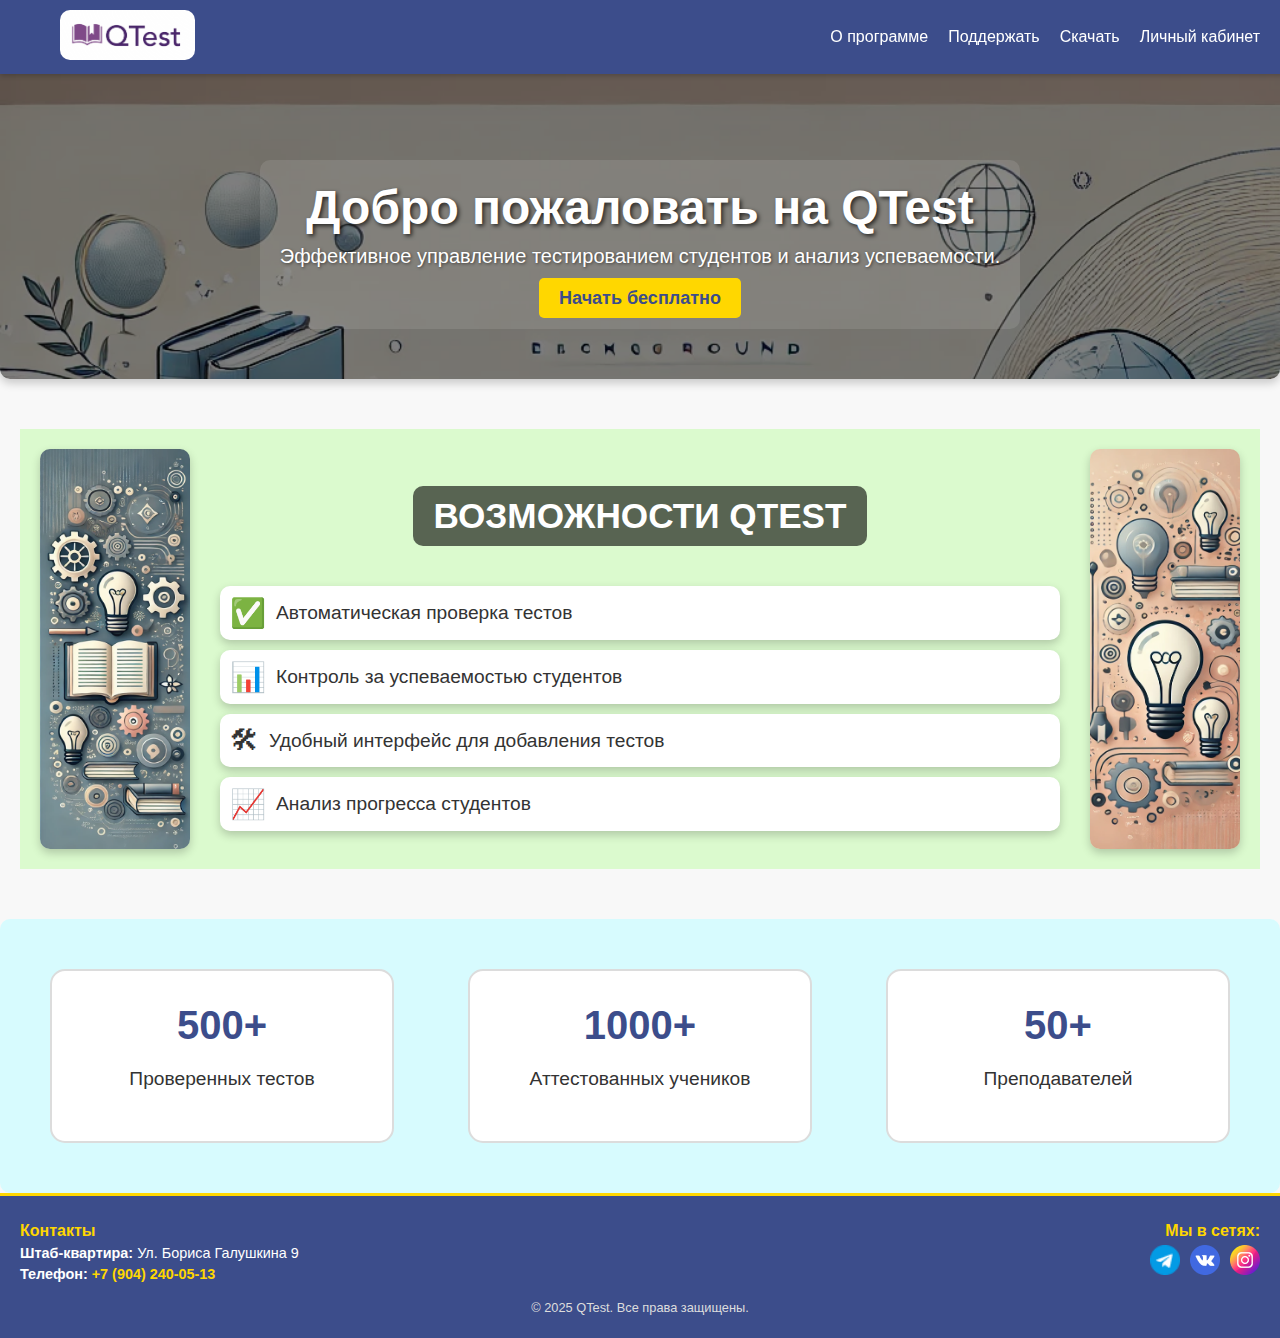
<file: index.html>
<!DOCTYPE html>
<html lang="en">
<head>
  <meta charset="UTF-8">
  <meta name="viewport" content="width=device-width, initial-scale=1.0">
  <title>QTest - Главная</title>
  <link rel="stylesheet" href="style/index.css">
  <link rel="icon" href="image/titleLogo.png" type="image/png">
</head>
<body>
  <header>
    <div class="container">
      <a href="index.html">
        <img src="image/logo.png" alt="QTest Logo" class="logo">
      </a>
      <nav>
        <ul>
          <li><a href="about.html">О программе</a></li>
          <li><a href="support.html">Поддержать</a></li>
          <li><a href="download.html">Скачать</a></li>
          <li><a href="login.html">Личный кабинет</a></li>
        </ul>
      </nav>
    </div>
  </header>

  <main>
    <section class="hero">
      <div class="overlay"></div>
      <div class="hero-content">
          <h1>Добро пожаловать на QTest</h1>
          <p>Эффективное управление тестированием студентов и анализ успеваемости.</p>
          <a href="download.html" class="cta-button">Начать бесплатно</a>
      </div>
  </section>

  <div class="features-container">
    <img src="image/left.png" alt="Декоративное изображение слева" class="decorative-img left">
    
    <section class="features">
      <h2>Возможности QTest</h2>
      <ul>
        <li>
          <span>✅</span> Автоматическая проверка тестов
        </li>
        <li>
          <span>📊</span> Контроль за успеваемостью студентов
        </li>
        <li>
          <span>🛠</span> Удобный интерфейс для добавления тестов
        </li>
        <li>
          <span>📈</span> Анализ прогресса студентов
        </li>
      </ul>
    </section>
    
    <img src="image/right.png" alt="Декоративное изображение справа" class="decorative-img right">
  </div>

  <section class="statistics">
    <div class="stat-container">
      <div class="stat">
        <h3>500+</h3>
        <p>Проверенных тестов</p>
      </div>
    </div>
    <div class="stat-container">
      <div class="stat">
        <h3>1000+</h3>
        <p>Аттестованных учеников</p>
      </div>
    </div>
    <div class="stat-container">
      <div class="stat">
        <h3>50+</h3>
        <p>Преподавателей</p>
      </div>
    </div>
  </section>
  </main>

  

  <footer>
    <div class="footer-container">
      <div class="footer-info">
        <h3>Контакты</h3>
        <p><strong>Штаб-квартира:</strong> Ул. Бориса Галушкина 9</p>
        <p><strong>Телефон:</strong> <a href="tel:+79042400513">+7 (904) 240-05-13</a></p>
      </div>
      <div class="footer-social">
        <h3>Мы в сетях:</h3>
        <div class="social-icons">
          <a href="https://t.me/foxiezi" target="_blank">
            <img src="image/telegramLogo.png" alt="Telegram" class="footer-icon">
          </a>
          <a href="https://vk.com/quikberry" target="_blank">
            <img src="image/vkLogo.png" alt="VK" class="footer-icon">
          </a>
          <a href="https://instagram.com/quikberry_" target="_blank">
            <img src="image/instLogo.png" alt="Instagram" class="footer-icon">
          </a>
        </div>
      </div>
    </div>
    <div class="footer-copy">
      <p>&copy; 2025 QTest. Все права защищены.</p>
    </div>
  </footer>
</body>
</html>
</file>
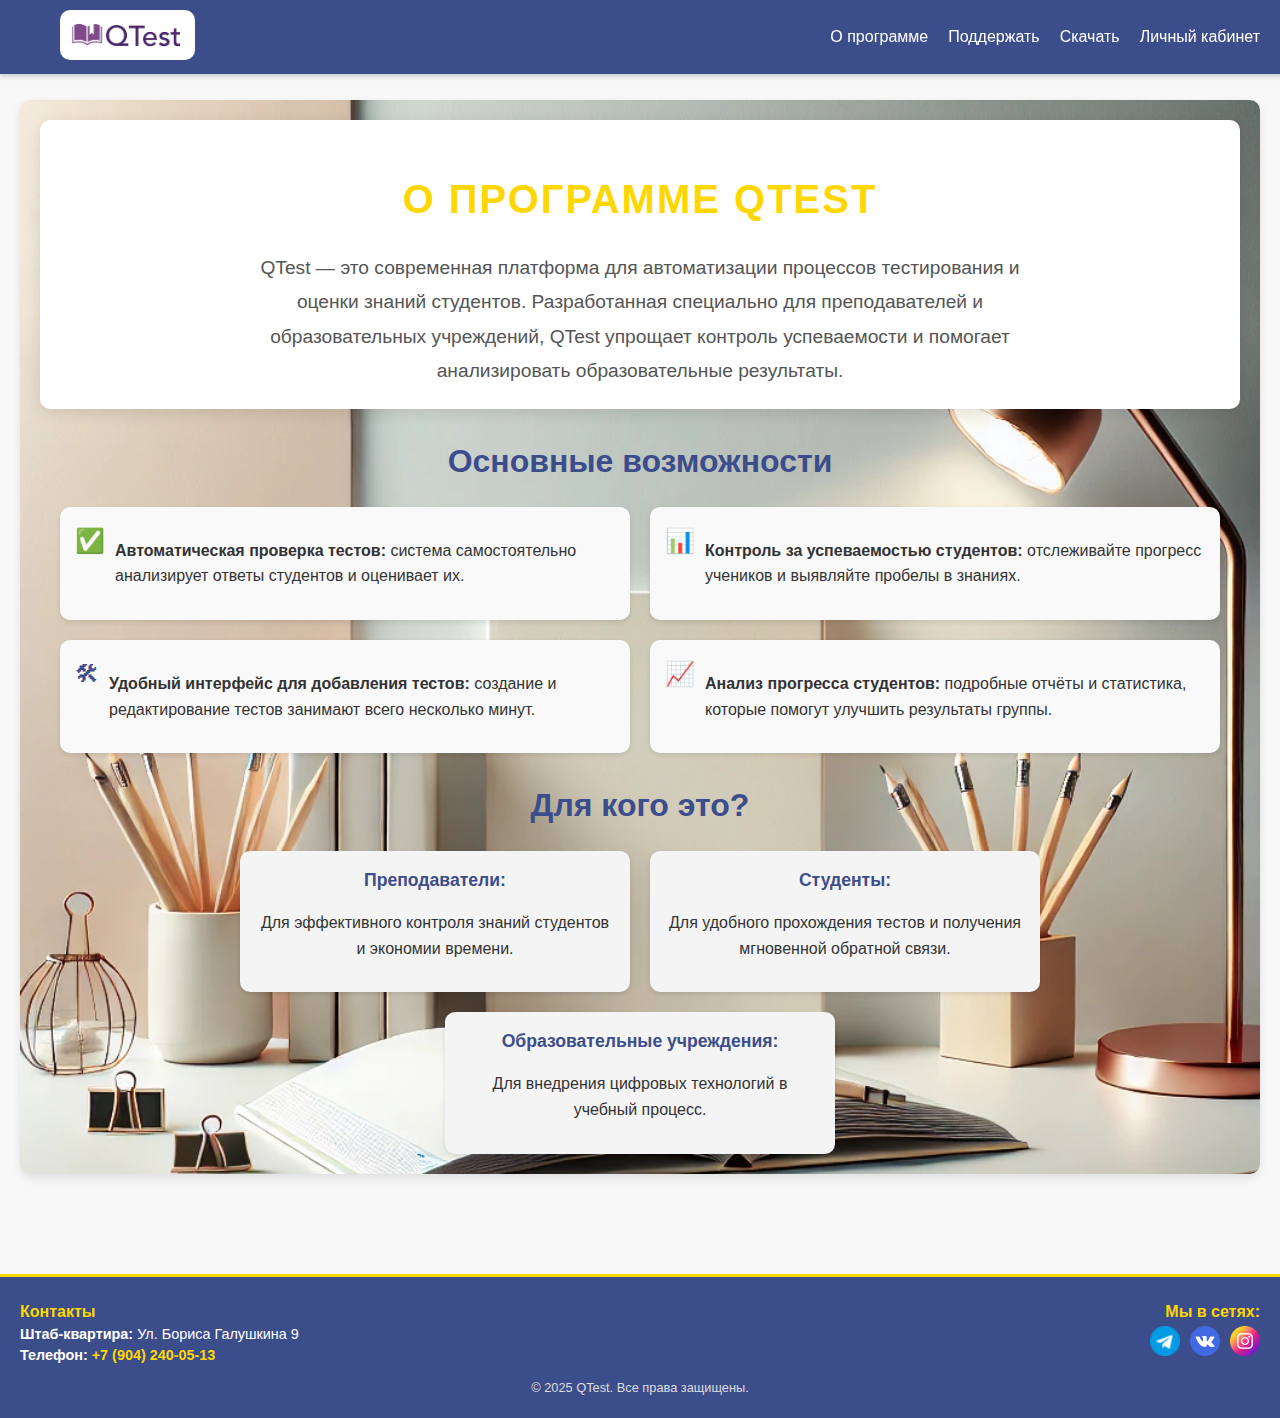
<file: about.html>
<!DOCTYPE html>
<html lang="en">
<head>
  <meta charset="UTF-8">
  <meta name="viewport" content="width=device-width, initial-scale=1.0">
  <title>QTest - о проекте</title>
  <link rel="stylesheet" href="style/about.css">
  <link rel="icon" href="image/titleLogo.png" type="image/png">
</head>
<body>
  <header>
    <div class="container">
      <a href="index.html">
        <img src="image/logo.png" alt="QTest Logo" class="logo">
      </a>
      <nav>
        <ul>
          <li><a href="about.html">О программе</a></li>
          <li><a href="support.html">Поддержать</a></li>
          <li><a href="download.html">Скачать</a></li>
          <li><a href="login.html">Личный кабинет</a></li>
        </ul>
      </nav>
    </div>
  </header>

  <main>
    <section class="about-container">
        <section class="about-section">
            <h1 class="about-header">О программе QTest</h1>
            <p class="about-description">
                QTest — это современная платформа для автоматизации процессов тестирования и оценки знаний студентов.
                Разработанная специально для преподавателей и образовательных учреждений, QTest упрощает контроль
                успеваемости и помогает анализировать образовательные результаты.
            </p>
        </section>

        <div class="features">
            <h2>Основные возможности</h2>
            <div class="features-grid">
                <div class="feature-item">
                    <span>✅</span>
                    <p><strong>Автоматическая проверка тестов:</strong> система самостоятельно анализирует ответы студентов и оценивает их.</p>
                </div>
                <div class="feature-item">
                    <span>📊</span>
                    <p><strong>Контроль за успеваемостью студентов:</strong> отслеживайте прогресс учеников и выявляйте пробелы в знаниях.</p>
                </div>
                <div class="feature-item">
                    <span>🛠</span>
                    <p><strong>Удобный интерфейс для добавления тестов:</strong> создание и редактирование тестов занимают всего несколько минут.</p>
                </div>
                <div class="feature-item">
                    <span>📈</span>
                    <p><strong>Анализ прогресса студентов:</strong> подробные отчёты и статистика, которые помогут улучшить результаты группы.</p>
                </div>
            </div>
        </div>

        <div class="audience">
            <h2>Для кого это?</h2>
            <div class="audience-grid">
                <div class="audience-item">
                    <strong>Преподаватели:</strong>
                    <p>Для эффективного контроля знаний студентов и экономии времени.</p>
                </div>
                <div class="audience-item">
                    <strong>Студенты:</strong>
                    <p>Для удобного прохождения тестов и получения мгновенной обратной связи.</p>
                </div>
                <div class="audience-item">
                    <strong>Образовательные учреждения:</strong>
                    <p>Для внедрения цифровых технологий в учебный процесс.</p>
                </div>
            </div>
        </div>
    </section>
</main>

  <footer>
    <div class="footer-container">
      <div class="footer-info">
        <h3>Контакты</h3>
        <p><strong>Штаб-квартира:</strong> Ул. Бориса Галушкина 9</p>
        <p><strong>Телефон:</strong> <a href="tel:+79042400513">+7 (904) 240-05-13</a></p>
      </div>
      <div class="footer-social">
        <h3>Мы в сетях:</h3>
        <div class="social-icons">
          <a href="https://t.me/foxiezi" target="_blank">
            <img src="image/telegramLogo.png" alt="Telegram" class="footer-icon">
          </a>
          <a href="https://vk.com/quikberry" target="_blank">
            <img src="image/vkLogo.png" alt="VK" class="footer-icon">
          </a>
          <a href="https://instagram.com/quikberry_" target="_blank">
            <img src="image/instLogo.png" alt="Instagram" class="footer-icon">
          </a>
        </div>
      </div>
    </div>
    <div class="footer-copy">
      <p>&copy; 2025 QTest. Все права защищены.</p>
    </div>
  </footer>
</body>
</html>
</file>
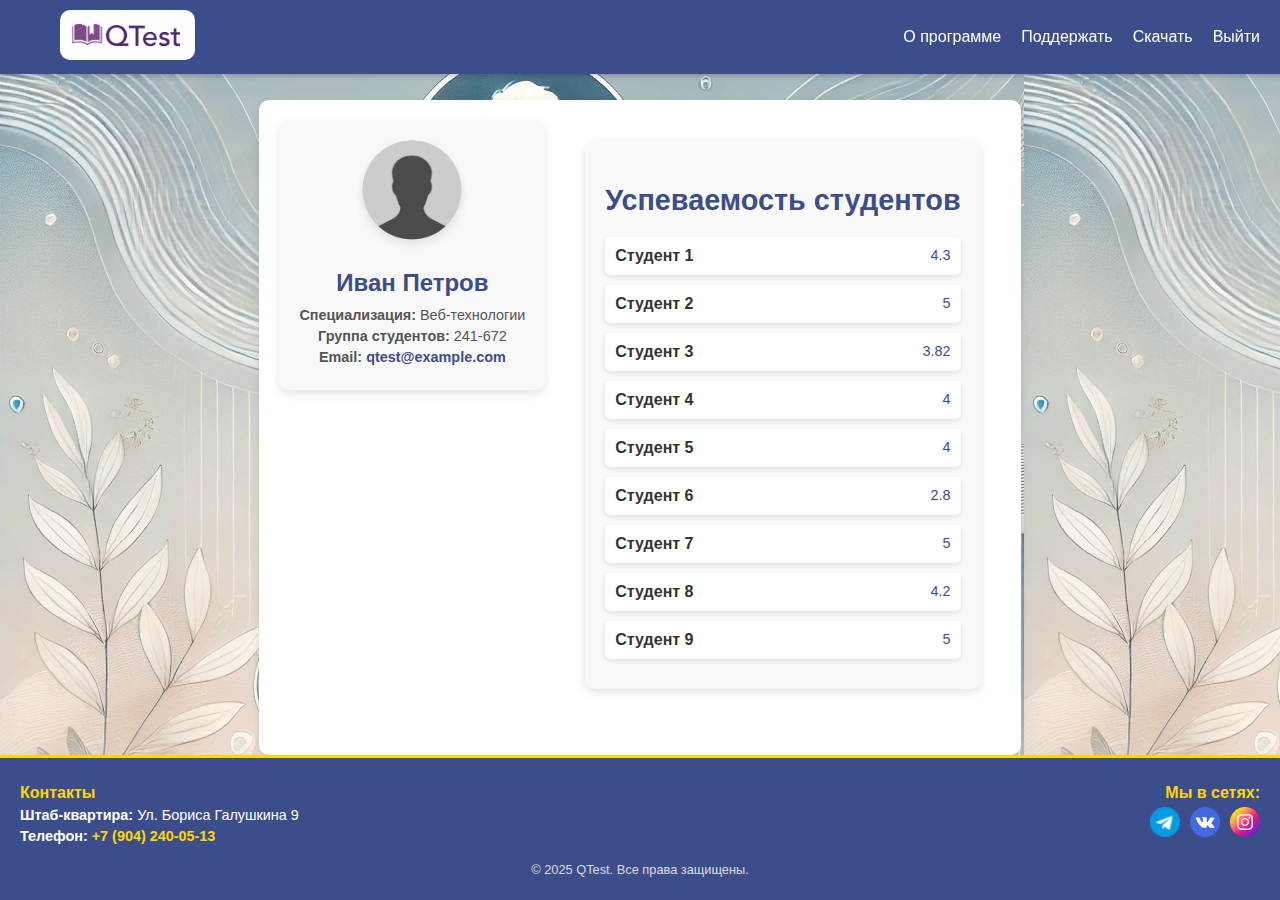
<file: auth.html>
<!DOCTYPE html>
<html lang="en">
<head>
  <meta charset="UTF-8">
  <meta name="viewport" content="width=device-width, initial-scale=1.0">
  <title>Личный кабинет</title>
  <link rel="stylesheet" href="style/auth.css">
  <link rel="icon" href="image/titleLogo.png" type="image/png">
</head>
<body>
  <header>
    <div class="container">
      <a href="index.html">
        <img src="image/logo.png" alt="QTest Logo" class="logo">
      </a>
      <nav>
        <ul>
          <li><a href="about.html">О программе</a></li>
          <li><a href="support.html">Поддержать</a></li>
          <li><a href="download.html">Скачать</a></li>
          <li><a href="index.html">Выйти</a></li>
        </ul>
      </nav>
    </div>
  </header>


  <main class="auth-container">
    <div class="teacher-container">
        <img src="image/teacher.png" alt="Фотография преподавателя" class="teacher-photo">
        <h2>Иван Петров</h2>
        <p><strong>Специализация:</strong> Веб-технологии</p>
        <p><strong>Группа студентов:</strong> 241-672</p>
        <p><strong>Email:</strong> <a href="mailto:ivan.petrov@example.com">qtest@example.com</a></p>
      </div>

    <div class="students-container">
        <h2>Успеваемость студентов</h2>
        <ul class="students-list">
          <li>
            <span class="student-name">Студент 1</span>
            <span class="student-score">4.3</span>
          </li>
          <li>
            <span class="student-name">Студент 2</span>
            <span class="student-score">5</span>
          </li>
          <li>
            <span class="student-name">Студент 3</span>
            <span class="student-score">3.82</span>
          </li>
          <li>
            <span class="student-name">Студент 4</span>
            <span class="student-score">4</span>
          </li>
          <li>
            <span class="student-name">Студент 5</span>
            <span class="student-score">4</span>
          </li>
          <li>
            <span class="student-name">Студент 6</span>
            <span class="student-score">2.8</span>
          </li>
          <li>
            <span class="student-name">Студент 7</span>
            <span class="student-score">5</span>
          </li>
          <li>
            <span class="student-name">Студент 8</span>
            <span class="student-score">4.2</span>
          </li>
          <li>
            <span class="student-name">Студент 9</span>
            <span class="student-score">5</span>
          </li>
        </ul>
      </div>
  </main>

  <footer>
    <div class="footer-container">
      <div class="footer-info">
        <h3>Контакты</h3>
        <p><strong>Штаб-квартира:</strong> Ул. Бориса Галушкина 9</p>
        <p><strong>Телефон:</strong> <a href="tel:+79042400513">+7 (904) 240-05-13</a></p>
      </div>
      <div class="footer-social">
        <h3>Мы в сетях:</h3>
        <div class="social-icons">
          <a href="https://t.me/foxiezi" target="_blank">
            <img src="image/telegramLogo.png" alt="Telegram" class="footer-icon">
          </a>
          <a href="https://vk.com/quikberry" target="_blank">
            <img src="image/vkLogo.png" alt="VK" class="footer-icon">
          </a>
          <a href="https://instagram.com/quikberry_" target="_blank">
            <img src="image/instLogo.png" alt="Instagram" class="footer-icon">
          </a>
        </div>
      </div>
    </div>
    <div class="footer-copy">
      <p>&copy; 2025 QTest. Все права защищены.</p>
    </div>
  </footer>
</body>
</html>
</file>
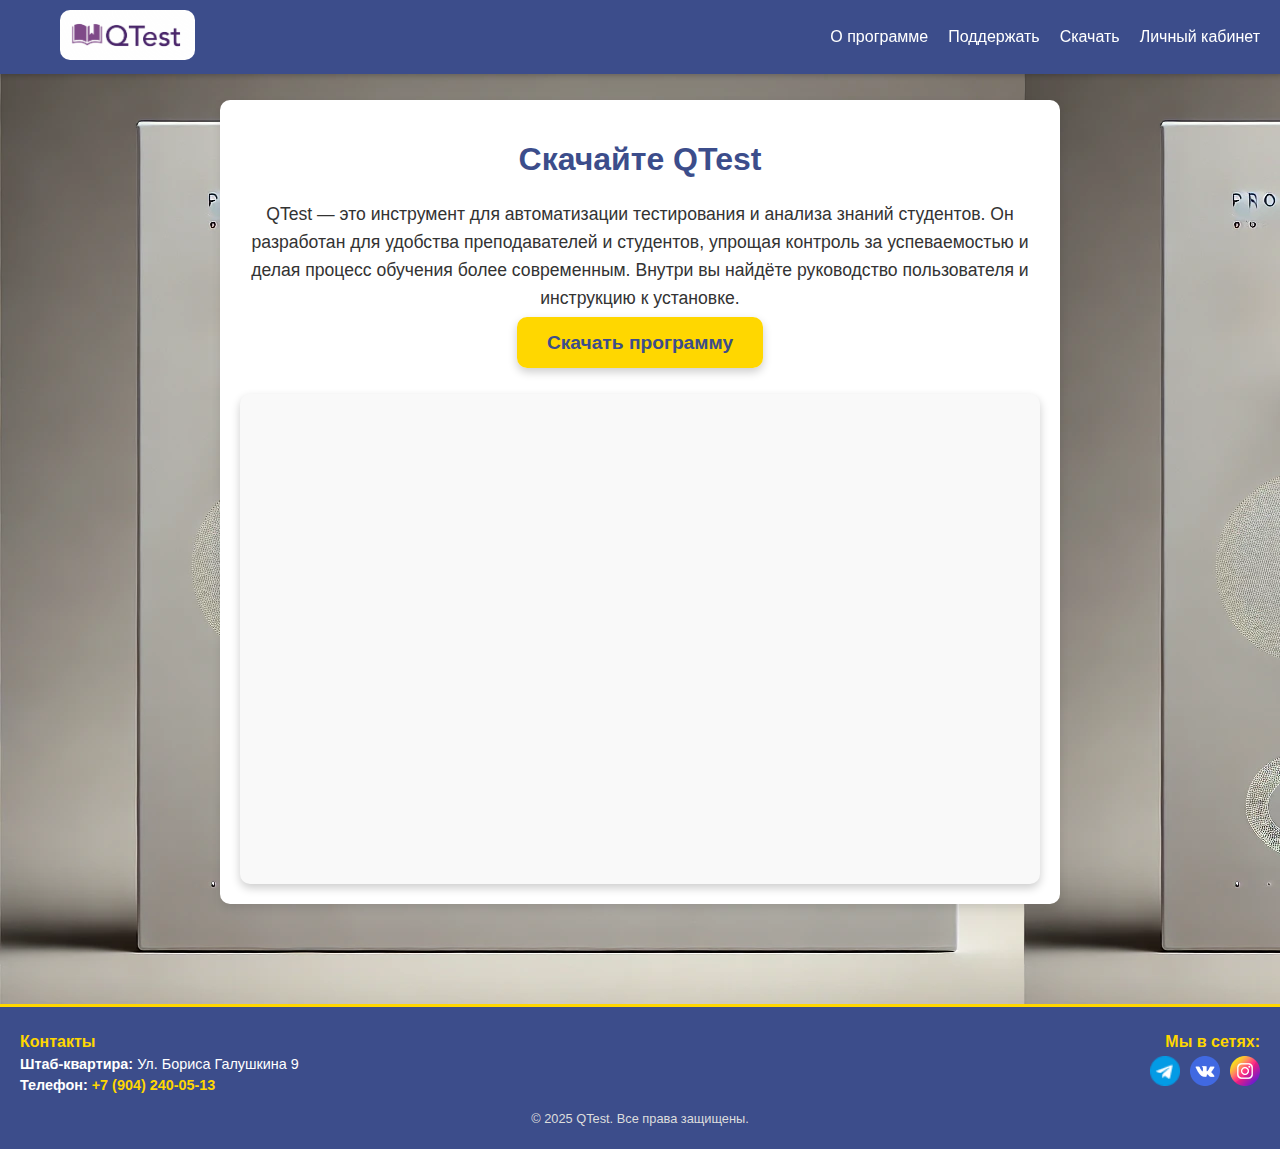
<file: download.html>
<!DOCTYPE html>
<html lang="en">
<head>
  <meta charset="UTF-8">
  <meta name="viewport" content="width=device-width, initial-scale=1.0">
  <title>QTest - загрузки</title>
  <link rel="stylesheet" href="style/download.css">
  <link rel="icon" href="image/titleLogo.png" type="image/png">
</head>
<body>
  <header>
    <div class="container">
      <a href="index.html">
        <img src="image/logo.png" alt="QTest Logo" class="logo">
      </a>
      <nav>
        <ul>
          <li><a href="about.html">О программе</a></li>
          <li><a href="support.html">Поддержать</a></li>
          <li><a href="download.html">Скачать</a></li>
          <li><a href="login.html">Личный кабинет</a></li>
        </ul>
      </nav>
    </div>
  </header>

  <main class="download-container">
    <h1>Скачайте QTest</h1>
    <p>QTest — это инструмент для автоматизации тестирования и анализа знаний студентов. 
        Он разработан для удобства преподавателей и студентов, упрощая контроль за успеваемостью и делая процесс
         обучения более современным. Внутри вы найдёте руководство пользователя и инструкцию к установке.</p>
    <div class="download-button-container">
      <a href="#" class="download-button">Скачать программу</a>
    </div>
  
    <div class="video-container">
      <iframe 
        src="https://vk.com/video_ext.php?oid=-10474189&id=456242516&hash=9f7a94f6630a1234" 
        width="800" 
        height="450" 
        frameborder="0" 
        allow="autoplay; encrypted-media; fullscreen; picture-in-picture" 
        allowfullscreen>
      </iframe>
    </div>
  </main>

  <footer>
    <div class="footer-container">
      <div class="footer-info">
        <h3>Контакты</h3>
        <p><strong>Штаб-квартира:</strong> Ул. Бориса Галушкина 9</p>
        <p><strong>Телефон:</strong> <a href="tel:+79042400513">+7 (904) 240-05-13</a></p>
      </div>
      <div class="footer-social">
        <h3>Мы в сетях:</h3>
        <div class="social-icons">
          <a href="https://t.me/foxiezi" target="_blank">
            <img src="image/telegramLogo.png" alt="Telegram" class="footer-icon">
          </a>
          <a href="https://vk.com/quikberry" target="_blank">
            <img src="image/vkLogo.png" alt="VK" class="footer-icon">
          </a>
          <a href="https://instagram.com/quikberry_" target="_blank">
            <img src="image/instLogo.png" alt="Instagram" class="footer-icon">
          </a>
        </div>
      </div>
    </div>
    <div class="footer-copy">
      <p>&copy; 2025 QTest. Все права защищены.</p>
    </div>
  </footer>
</body>
</html>
</file>
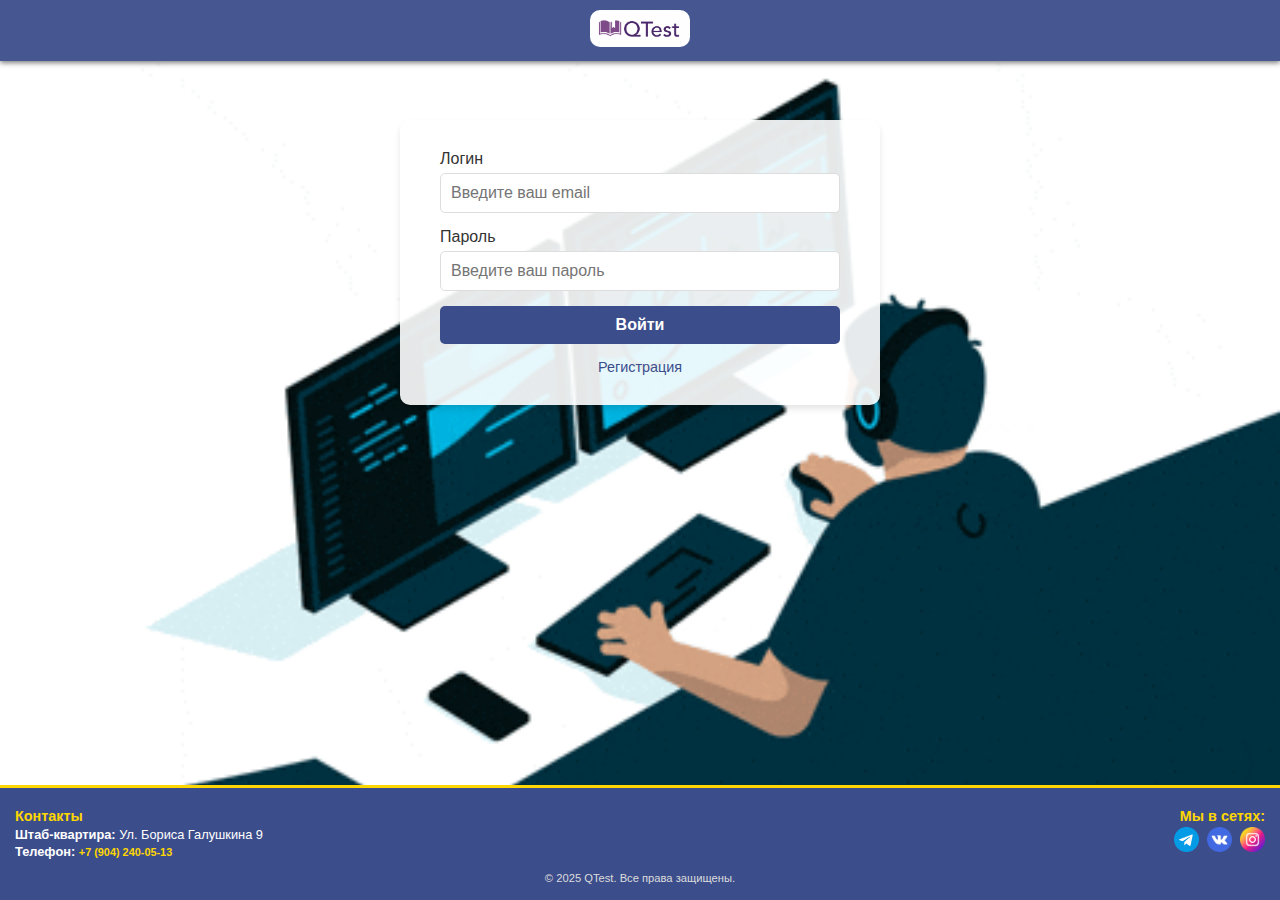
<file: login.html>
<!DOCTYPE html>
<html lang="en">
<head>
  <meta charset="UTF-8">
  <meta name="viewport" content="width=device-width, initial-scale=1.0">
  <title>QTest логин</title>
  <link rel="stylesheet" href="style/login.css">
  <link rel="icon" href="image/titleLogo.png" type="image/png">
</head>
<body>
    <header>
        <div class="container">
          <a href="index.html">
            <img src="image/logo.png" alt="QTest Logo" class="logo">
          </a>
        </div>
      </header>

  <main class="login-container">
    <form action="auth.html" method="post">
      <label for="email">Логин</label>
      <input type="text" id="email" name="email" placeholder="Введите ваш email" required>
      
      <label for="password">Пароль</label>
      <input type="password" id="password" name="password" placeholder="Введите ваш пароль" required>
      
      <button type="submit" class="button">Войти</button>
      
      <a href="register.html">Регистрация</a>
    </form>
  </main>

  <footer>
    <div class="footer-container">
      <div class="footer-info">
        <h3>Контакты</h3>
        <p><strong>Штаб-квартира:</strong> Ул. Бориса Галушкина 9</p>
        <p><strong>Телефон:</strong> <a href="tel:+79042400513">+7 (904) 240-05-13</a></p>
      </div>
      <div class="footer-social">
        <h3>Мы в сетях:</h3>
        <div class="social-icons">
          <a href="https://t.me/foxiezi" target="_blank">
            <img src="image/telegramLogo.png" alt="Telegram" class="footer-icon">
          </a>
          <a href="https://vk.com/quikberry" target="_blank">
            <img src="image/vkLogo.png" alt="VK" class="footer-icon">
          </a>
          <a href="https://instagram.com/quikberry_" target="_blank">
            <img src="image/instLogo.png" alt="Instagram" class="footer-icon">
          </a>
        </div>
      </div>
    </div>
    <div class="footer-copy">
      <p>&copy; 2025 QTest. Все права защищены.</p>
    </div>
  </footer>
</body>
</html>
</file>
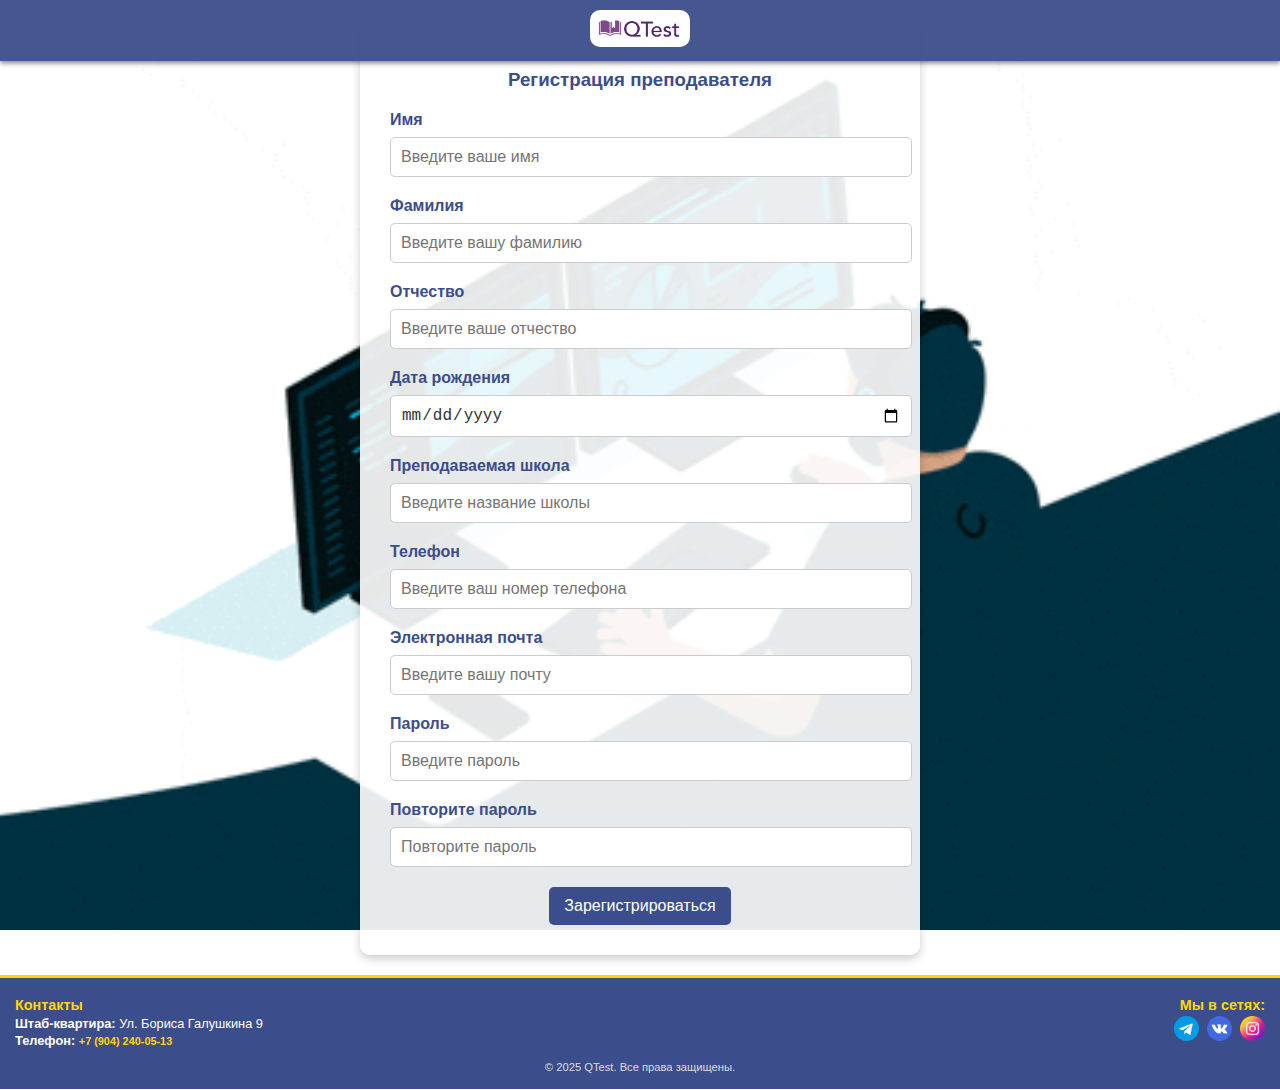
<file: register.html>
<!DOCTYPE html>
<html lang="en">
<head>
  <meta charset="UTF-8">
  <meta name="viewport" content="width=device-width, initial-scale=1.0">
  <title>Регистрация QTest</title>
  <link rel="stylesheet" href="style/register.css">
  <link rel="icon" href="image/titleLogo.png" type="image/png">
</head>
<body>
    <header>
        <div class="container">
          <a href="index.html">
            <img src="image/logo.png" alt="QTest Logo" class="logo">
          </a>
        </div>
      </header>

  <main class="register-container">
    <form action="auth.html" method="post">
      <h3>Регистрация преподавателя</h3>
      <label for="first-name">Имя</label>
      <input type="text" id="first-name" name="first-name" placeholder="Введите ваше имя" required>

      <label for="last-name">Фамилия</label>
      <input type="text" id="last-name" name="last-name" placeholder="Введите вашу фамилию" required>

      <label for="middle-name">Отчество</label>
      <input type="text" id="middle-name" name="middle-name" placeholder="Введите ваше отчество">

      <label for="birth-date">Дата рождения</label>
      <input type="date" id="birth-date" name="birth-date" required>

      <label for="school">Преподаваемая школа</label>
      <input type="text" id="school" name="school" placeholder="Введите название школы" required>

      <label for="phone">Телефон</label>
      <input type="tel" id="phone" name="phone" placeholder="Введите ваш номер телефона" required>

      <label for="email">Электронная почта</label>
      <input type="email" id="email" name="email" placeholder="Введите вашу почту" required>

      <label for="password">Пароль</label>
      <input type="password" id="password" name="password" placeholder="Введите пароль" required>

      <label for="confirm-password">Повторите пароль</label>
      <input type="password" id="confirm-password" name="confirm-password" placeholder="Повторите пароль" required>

      <button type="submit">Зарегистрироваться</button>
    </form>
  </main>

  <footer>
    <div class="footer-container">
      <div class="footer-info">
        <h3>Контакты</h3>
        <p><strong>Штаб-квартира:</strong> Ул. Бориса Галушкина 9</p>
        <p><strong>Телефон:</strong> <a href="tel:+79042400513">+7 (904) 240-05-13</a></p>
      </div>
      <div class="footer-social">
        <h3>Мы в сетях:</h3>
        <div class="social-icons">
          <a href="https://t.me/foxiezi" target="_blank">
            <img src="image/telegramLogo.png" alt="Telegram" class="footer-icon">
          </a>
          <a href="https://vk.com/quikberry" target="_blank">
            <img src="image/vkLogo.png" alt="VK" class="footer-icon">
          </a>
          <a href="https://instagram.com/quikberry_" target="_blank">
            <img src="image/instLogo.png" alt="Instagram" class="footer-icon">
          </a>
        </div>
      </div>
    </div>
    <div class="footer-copy">
      <p>&copy; 2025 QTest. Все права защищены.</p>
    </div>
  </footer>
</body>
</html>
</file>
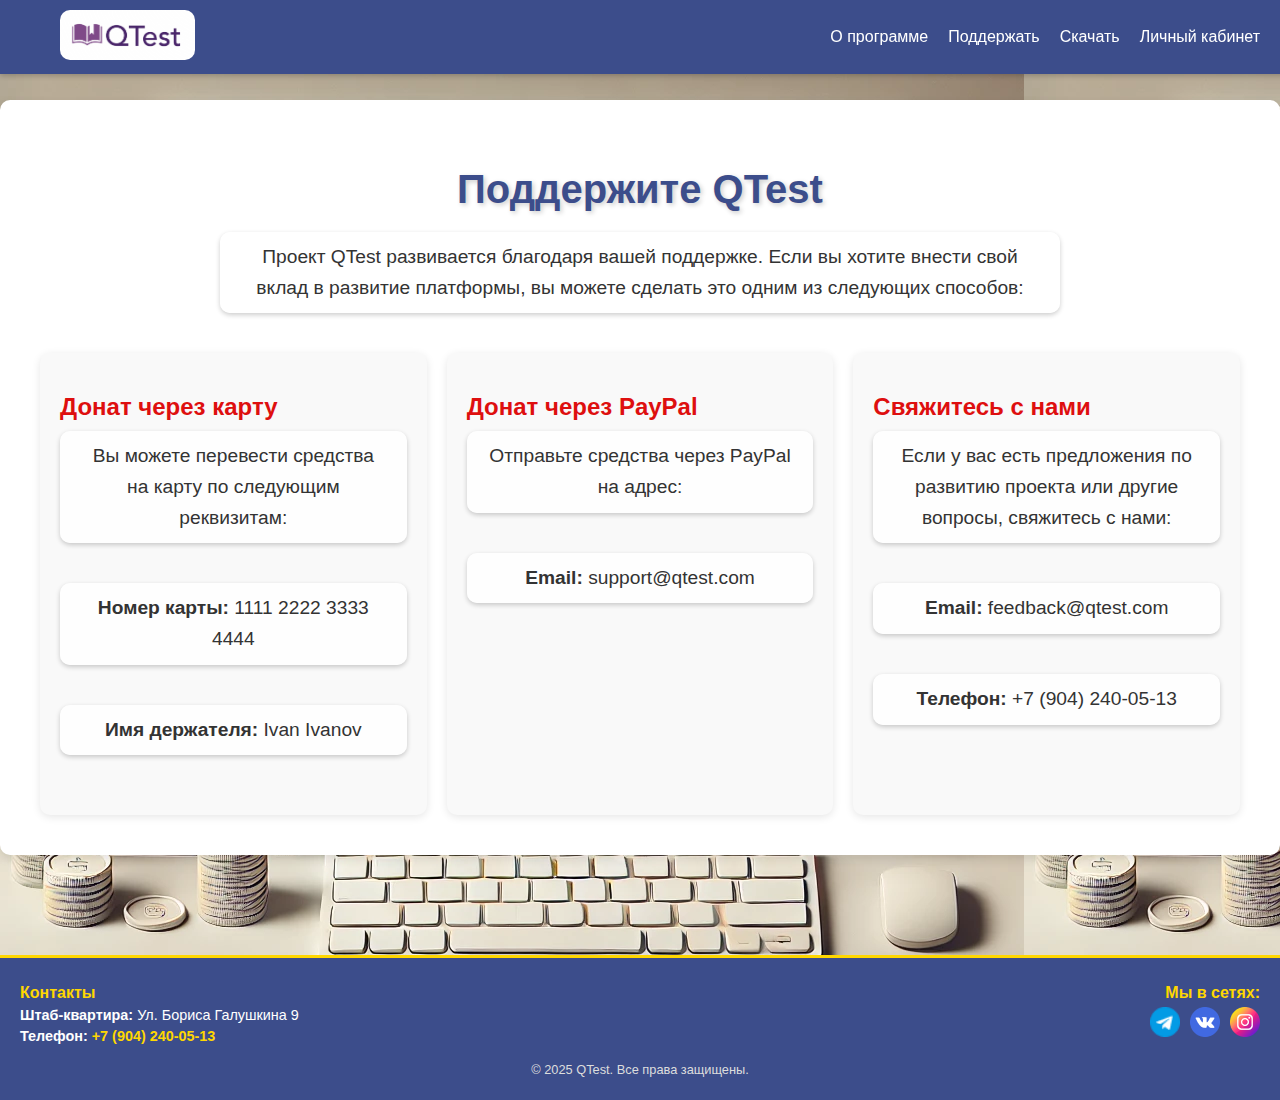
<file: support.html>
<!DOCTYPE html>
<html lang="en">
<head>
  <meta charset="UTF-8">
  <meta name="viewport" content="width=device-width, initial-scale=1.0">
  <title>QTest - Главная</title>
  <link rel="stylesheet" href="style/support.css">
  <link rel="icon" href="image/titleLogo.png" type="image/png">
</head>
<body>
  <header>
    <div class="container">
      <a href="index.html">
        <img src="image/logo.png" alt="QTest Logo" class="logo">
      </a>
      <nav>
        <ul>
          <li><a href="about.html">О программе</a></li>
          <li><a href="support.html">Поддержать</a></li>
          <li><a href="download.html">Скачать</a></li>
          <li><a href="login.html">Личный кабинет</a></li>
        </ul>
      </nav>
    </div>
  </header>

  <main class="support-container">
    <h1>Поддержите QTest</h1>
    <p>Проект QTest развивается благодаря вашей поддержке. Если вы хотите внести свой вклад в развитие платформы, вы можете сделать это одним из следующих способов:</p>

    <section class="support-options">
      <div class="support-method">  
        <h2>Донат через карту</h2>
        <p>Вы можете перевести средства на карту по следующим реквизитам:</p>
        <p><strong>Номер карты:</strong> 1111 2222 3333 4444</p>
        <p><strong>Имя держателя:</strong> Ivan Ivanov</p>
      </div>

      <div class="support-method">
        <h2>Донат через PayPal</h2>
        <p>Отправьте средства через PayPal на адрес:</p>
        <p><strong>Email:</strong> support@qtest.com</p>
      </div>

      <div class="support-method">
        <h2>Свяжитесь с нами</h2>
        <p>Если у вас есть предложения по развитию проекта или другие вопросы, свяжитесь с нами:</p>
        <p><strong>Email:</strong> feedback@qtest.com</p>
        <p><strong>Телефон:</strong> +7 (904) 240-05-13</p>
      </div>
    </section>
  </main>

  <footer>
    <div class="footer-container">
      <div class="footer-info">
        <h3>Контакты</h3>
        <p><strong>Штаб-квартира:</strong> Ул. Бориса Галушкина 9</p>
        <p><strong>Телефон:</strong> <a href="tel:+79042400513">+7 (904) 240-05-13</a></p>
      </div>
      <div class="footer-social">
        <h3>Мы в сетях:</h3>
        <div class="social-icons">
          <a href="https://t.me/foxiezi" target="_blank">
            <img src="image/telegramLogo.png" alt="Telegram" class="footer-icon">
          </a>
          <a href="https://vk.com/quikberry" target="_blank">
            <img src="image/vkLogo.png" alt="VK" class="footer-icon">
          </a>
          <a href="https://instagram.com/quikberry_" target="_blank">
            <img src="image/instLogo.png" alt="Instagram" class="footer-icon">
          </a>
        </div>
      </div>
    </div>
    <div class="footer-copy">
      <p>&copy; 2025 QTest. Все права защищены.</p>
    </div>
  </footer>
</body>
</html>
</file>
<file: style/index.css>
body {
  margin: 0;
  padding: 0;
  font-family: Arial, sans-serif;
  color: #333;
  background-color: #f8f8f8;
  display: flex;
  flex-direction: column;
  min-height: 100vh;
}

header {
  background-color: #3C4D8B;
  color: white;
  padding: 10px 20px;
  display: flex;
  justify-content: center;
  align-items: center;
  box-shadow: 0 2px 5px rgba(0, 0, 0, 0.2);
  position: fixed;
  top: 0;
  width: 100%;
  z-index: 10;
}

header .container {
  display: flex;
  align-items: center;
  justify-content: space-between;
  width: 100%;
  max-width: 1200px;
  margin: 0 auto;
}

header .logo h2 {
  margin: 0;
  font-size: 24px;
  font-weight: bold;
}

header nav ul {
  list-style: none;
  margin: 0;
  padding: 0;
  display: flex;
  gap: 20px;
}

header nav ul li {
  display: inline;
}

header nav ul li a {
  text-decoration: none;
  color: white;
  font-size: 16px;
  transition: color 0.3s;
}

header nav ul li a:hover {
  color: #FFD700;
}

.hero {
  text-align: center;
  background-image: url('../image/img1.webp');
  background-size: cover;
  background-position: center;
  background-attachment: fixed; 
  color: white;
  padding: 100px 20px 50px;
  margin-top: 60px;
  border-radius: 10px;
  box-shadow: 0 4px 10px rgba(0, 0, 0, 0.2);
  position: relative;
}

.hero .overlay {
  position: absolute;
  top: 0;
  left: 0;
  right: 0;
  bottom: 0;
  background-color: rgba(0, 0, 0, 0.5); 
  border-radius: 10px;
  z-index: 1;
}

.hero-content {
  position: relative;
  z-index: 2;
  background-color: rgba(255, 255, 255, 0.1);
  padding: 20px;
  border-radius: 10px;
  display: inline-block;
}

.hero-content h1 {
  font-size: 48px;
  font-weight: bold;
  margin: 0 0 10px 0;
  text-shadow: 2px 2px 4px rgba(0, 0, 0, 0.7);
}

.hero-content p {
  font-size: 20px;
  margin: 0 0 20px 0;
  text-shadow: 1px 1px 3px rgba(0, 0, 0, 0.5);
}

.hero-content .cta-button {
  background-color: #FFD700;
  color: #3C4D8B;
  border: none;
  padding: 10px 20px;
  font-size: 18px;
  font-weight: bold;
  border-radius: 5px;
  text-decoration: none;
  transition: background-color 0.3s ease, transform 0.3s ease;
}

.hero-content .cta-button:hover {
  background-color: #FFA500;
  transform: scale(1.05);
}

footer {
  background-color: #3C4D8B;
  color: white;
  padding: 10px 20px;
  text-align: center;
  border-top: 3px solid #FFD700;
}

.footer-container {
  display: flex;
  justify-content: space-between;
  align-items: flex-start;
  flex-wrap: wrap;
  gap: 15px;
}

.footer-info {
  text-align: left;
  flex: 1;
}

.footer-info h3 {
  font-size: 1em;
  margin-bottom: 5px;
  color: #FFD700;
}

.footer-info p {
  margin: 5px 0;
  font-size: 0.9em;
}

.footer-info a {
  color: #FFD700;
  text-decoration: none;
  font-weight: bold;
  transition: color 0.3s ease;
}

.footer-info a:hover {
  color: #FFA500;
}

.footer-social {
  text-align: right;
  flex: 1;
}

.footer-social h3 {
  font-size: 1em;
  margin-bottom: 5px;
  color: #FFD700;
}

.social-icons {
  display: flex;
  justify-content: flex-end;
  gap: 10px;
  margin-top: 5px;
}

.footer-icon {
  width: 30px;
  height: 30px;
  border-radius: 8px;
  transition: transform 0.3s ease, box-shadow 0.3s ease;
}

.footer-icon:hover {
  transform: scale(1.1);
  box-shadow: 0 4px 10px rgba(0, 0, 0, 0.3);
}

.footer-copy {
  margin-top: 5px;
  font-size: 0.8em;
  color: #ddd;
}

.features-container {
  display: flex;
  justify-content: space-between;
  align-items: center;
  background-color: #dbface;
  margin: 50px auto;
  padding: 20px;
  gap: 20px;
  max-width: 1200px;
}

.decorative-img {
  width: 150px;
  height: 400px;
  object-fit: cover; 
  border-radius: 10px; 
  flex-shrink: 0; 
  box-shadow: 0 4px 10px rgba(0, 0, 0, 0.2); 
}

.features {
  flex: 1;
  text-align: center;
  padding: 0 10px; 
}

.features h2 {
  font-size: 2.2em;
  color: #ffffff;
  margin-bottom: 30px;
  text-transform: uppercase;
  font-weight: bold;
  background-color: rgba(0, 0, 0, 0.6);
  display: inline-block;
  padding: 10px 20px;
  border-radius: 10px;
}

.features ul {
  list-style: none;
  padding: 0;
  margin: 0;
  transition: transform 0.3s ease, font-size 0.3s ease;
}

.features li {
  font-size: 1.2em;
  margin: 10px 0;
  background-color: #ffffff;
  padding: 10px;
  border-radius: 10px;
  box-shadow: 0 4px 10px rgba(0, 0, 0, 0.2);
  display: flex;
  align-items: center;
  justify-content: flex-start;
  gap: 10px;
  transition: transform 0.3s ease, font-size 0.3s ease;
}

.features ul li:hover {
  font-size: 1.4em;
  transform: scale(1.05);
}

.features li span {
  font-size: 1.5em; 
}

.statistics {
  display: flex;
  justify-content: space-between;
  align-items: flex-start; 
  padding: 50px 20px;
  background-color: #d7fbfe;
  border-radius: 10px;
  margin: 40px auto 0;
  gap: 10px; 
}

.stat-container {
  flex: 1;
  display: flex;
  flex-direction: column; 
  justify-content: center; 
  align-items: center;
  background-color: #ffffff;
  border: 2px solid #dcdcdc; 
  border-radius: 15px; 
  padding: 20px;
  transition: transform 0.3s ease, font-size 0.3s ease, box-shadow 0.3s ease;
  max-width: 300px; 
  height: 130px;
  margin: 0 90px;
}

.stat-container:hover {
  font-size: 1.1em;
  transform: scale(1.1);
  box-shadow: 0 8px 20px rgba(0, 0, 0, 0.3);
}

.stat {
  text-align: center;
}

.stat h3 {
  font-size: 2.5em;
  color: #3C4D8B;
  margin: 0 0 10px 0;
}

.stat p {
  font-size: 1.2em;
  color: #333;
}

.logo {
  height: 50px;
  width: auto;
  border-radius: 10px;
  transition: transform 0.3s ease, box-shadow 0.3s ease; 
}

.logo:hover {
  transform: scale(1.1);
  box-shadow: 0 4px 10px rgba(0, 0, 0, 0.3);
}

@media (min-width: 1025px) {
  .header {
    justify-content: space-between;
  }

  .features-container {
    flex-direction: row;
    justify-content: space-between;
  }

  .stat-container {
    margin: 0 30px;
    max-width: 300px;
  }
}

@media (min-width: 768px) and (max-width: 1024px) {
  header .container {
    flex-direction: column;
    align-items: center;
  }

  .features-container {
    flex-direction: column;
    align-items: center;
    gap: 30px;
  }

  .stat-container {
    max-width: 250px;
    margin: 20px 10px;
  }

  .statistics {
    flex-direction: column;
    align-items: center;
  }
}

@media (max-width: 767px) {
  main{
    padding-top: 40px;
  }
  header .container {
    flex-direction: column;
    align-items: center;
    text-align: center;
    gap: 10px;
  }

  header nav ul {
    flex-direction: column;
    gap: 10px;
  }

  .features-container {
    flex-direction: column;
    align-items: center;
    gap: 20px;
    padding: 10px;
  }

  .stat-container {
    width: 90%;
    margin: 10px 0;
  }

  .statistics {
    flex-direction: column;
    align-items: center;
    padding: 20px;
  }

  .hero-content h1 {
    font-size: 24px;
  }

  .hero-content p {
    font-size: 16px;
  }
}
</file>
<file: style/about.css>
body {
    margin: 0;
    padding: 0;
    font-family: Arial, sans-serif;
    color: #333;
    background-color: #f8f8f8;
    display: flex;
    flex-direction: column;
    min-height: 100vh;
  }

  
  header {
    background-color: #3C4D8B;
    color: white;
    padding: 10px 20px;
    display: flex;
    justify-content: center;
    align-items: center;
    box-shadow: 0 2px 5px rgba(0, 0, 0, 0.2);
    position: fixed;
    top: 0;
    width: 100%;
    z-index: 10;
}

.logo {
    height: 50px;
    width: auto;
    border-radius: 10px;
    transition: transform 0.3s ease, box-shadow 0.3s ease;
}

.logo:hover {
    transform: scale(1.1);
    box-shadow: 0 4px 10px rgba(0, 0, 0, 0.3);
}

header .container {
    display: flex;
    align-items: center;
    justify-content: space-between;
    width: 100%;
    max-width: 1200px;
    margin: 0 auto;
}

header nav ul {
    list-style: none;
    margin: 0;
    padding: 0;
    display: flex;
    gap: 20px;
}

header nav ul li a {
    text-decoration: none;
    color: white;
    font-size: 16px;
    transition: color 0.3s;
}

header nav ul li a:hover {
    color: #FFD700;
}

footer {
    background-color: #3C4D8B;
    color: white;
    padding: 10px 20px;
    text-align: center;
    border-top: 3px solid #FFD700;
  }
  
  .footer-container {
    display: flex;
    justify-content: space-between;
    align-items: flex-start;
    flex-wrap: wrap;
    gap: 15px;
  }
  
  .footer-info {
    text-align: left;
    flex: 1;
  }
  
  .footer-info h3 {
    font-size: 1em;
    margin-bottom: 5px;
    color: #FFD700;
  }
  
  .footer-info p {
    margin: 5px 0;
    font-size: 0.9em;
  }
  
  .footer-info a {
    color: #FFD700;
    text-decoration: none;
    font-weight: bold;
    transition: color 0.3s ease;
  }
  
  .footer-info a:hover {
    color: #FFA500;
  }
  
  .footer-social {
    text-align: right;
    flex: 1;
  }
  
  .footer-social h3 {
    font-size: 1em;
    margin-bottom: 5px;
    color: #FFD700;
  }
  
  .social-icons {
    display: flex;
    justify-content: flex-end;
    gap: 10px;
    margin-top: 5px;
  }
  
  .footer-icon {
    width: 30px;
    height: 30px;
    border-radius: 8px;
    transition: transform 0.3s ease, box-shadow 0.3s ease;
  }
  
  .footer-icon:hover {
    transform: scale(1.1);
    box-shadow: 0 4px 10px rgba(0, 0, 0, 0.3);
  }
  
  .footer-copy {
    margin-top: 5px;
    font-size: 0.8em;
    color: #ddd;
  }

  .about-container {
    max-width: 1200px;
    margin: 100px auto;
    padding: 20px;
    border-radius: 10px;
    box-shadow: 0 4px 10px rgba(0, 0, 0, 0.1);
    line-height: 1.6;
    position: relative;
    background: none; 
    background-image: url('../image/img2.webp');
    background-size: cover;
    background-position: center;
    z-index: 0; 
}

.about-container * {
    position: relative;
    z-index: 1;
}

.about-header h1, 
.features h2, 
.audience h2 {
    color: #3C4D8B;
    text-align: center;
    margin-bottom: 20px;
    font-size: 2em;
}

.about-header p {
    text-align: center;
    margin-bottom: 30px;
    color: #555;
}

.features-grid {
    display: flex;
    flex-wrap: wrap;
    gap: 20px;
    justify-content: center;
    margin-top: 20px;
}

.feature-item {
    background: #f9f9f9;
    border-radius: 10px;
    padding: 15px;
    width: 45%;
    box-shadow: 0 2px 5px rgba(0, 0, 0, 0.1);
    text-align: left;
    display: flex;
    gap: 10px;
    align-items: flex-start;
    transition: transform 0.3s ease, font-size 0.3s, box-shadow 0.3s ease;
}

.feature-item:hover {
    transform: scale(1.05);
    font-size: 1.2em;
    box-shadow: 0 4px 10px rgba(0, 0, 0, 0.2);
}

.feature-item span {
    font-size: 1.5em;
    color: #3C4D8B;
}

.audience-grid {
    display: flex;
    flex-wrap: wrap;
    gap: 20px;
    justify-content: center;
    margin-top: 20px;
}

.audience-item {
    background: #f4f4f4;
    border-radius: 10px;
    padding: 15px;
    width: 30%;
    text-align: center;
    box-shadow: 0 2px 5px rgba(0, 0, 0, 0.1);
    transition: transform 0.3s ease, font-size 0.3s, box-shadow 0.3s ease;
}

.audience-item:hover {
    transform: scale(1.05);
    font-size: 1.2em;
    box-shadow: 0 4px 10px rgba(0, 0, 0, 0.2);
}

.audience-item strong {
    font-size: 1.1em;
    color: #3C4D8B;
    display: block;
    margin-bottom: 10px;
}

.about-section {
    display: flex;
    flex-direction: column;
    align-items: center;
    justify-content: center;
    transition: transform 0.3s ease, box-shadow 0.3s ease;
}

.about-section:hover {
    transform: scale(1.05);
    box-shadow: 0 4px 15px rgba(0, 0, 0, 0.2);
}

.about-section {
    display: flex;
    flex-direction: column;
    align-items: center;
    justify-content: center;
    overflow: hidden; 
    border-radius: 10px; 
    box-shadow: 0 4px 15px rgba(0, 0, 0, 0.1);
    padding: 20px;
    background-color: #ffffff;
    transition: transform 0.3s ease;
}

.about-section:hover {
    transform: scale(1.02);
}

.about-section {
    display: flex;
    flex-direction: column;
    align-items: center;
    justify-content: center;
    overflow: hidden;
    border-radius: 10px;
    box-shadow: 0 4px 15px rgba(0, 0, 0, 0.1);
    padding: 20px;
    background-color: #ffffff;
    transition: transform 0.3s ease;
}

.about-section:hover {
    transform: scale(1.02);
}

.about-header {
    text-align: center;
    font-size: 2.5em;
    font-weight: bold;
    color: #FFD700;
    margin-bottom: 20px;
    text-transform: uppercase;
    letter-spacing: 2px;
    transition: transform 0.3s ease, color 0.3s ease;
}

.about-description {
    text-align: center;
    font-size: 1.2em;
    line-height: 1.8;
    color: #555;
    margin: 0 auto;
    max-width: 800px;
    transition: transform 0.3s ease;
}

.about-section:hover .about-header {
    transform: scale(1.1);
}

.about-section:hover .about-description {
    transform: scale(1.05);
}

@media (max-width: 1268px) {
    
    header .container {
        flex-direction: column;
        justify-content: center;
        align-items: center;
        gap: 10px;
    }

    .logo {
        height: 40px;
    }

    header nav ul {
        flex-direction: column;
        gap: 10px;
        background-color: #3C4D8B;
        padding: 10px;
        border-radius: 5px;
        box-shadow: 0 4px 10px rgba(0, 0, 0, 0.3);
    }

    header nav ul.active {
        display: flex;
    }


    .menu-toggle {
        display: block;
        font-size: 24px;
        color: white;
        cursor: pointer;
        transition: color 0.3s ease;
    }
    main {
      padding-top: 40px;
    }

    .menu-toggle:hover {
        color: #FFD700;
    }
}
</file>
<file: style/auth.css>
body {
    margin: 0;
    padding: 0;
    font-family: Arial, sans-serif;
    background-image: url('../image/teacherMoment.webp');
    color: #333;
    background-color: #f8f8f8;
    display: flex;
    flex-direction: column;
    min-height: 100vh;
  }

  main {
    flex: 1; 
}

  
  header {
    background-color: #3C4D8B;
    color: white;
    padding: 10px 20px;
    display: flex;
    justify-content: center;
    align-items: center;
    box-shadow: 0 2px 5px rgba(0, 0, 0, 0.2);
    position: fixed;
    top: 0;
    width: 100%;
    z-index: 10;
}

.logo {
    height: 50px;
    width: auto;
    border-radius: 10px;
    transition: transform 0.3s ease, box-shadow 0.3s ease;
}

.logo:hover {
    transform: scale(1.1);
    box-shadow: 0 4px 10px rgba(0, 0, 0, 0.3);
}

header .container {
    display: flex;
    align-items: center;
    justify-content: space-between;
    width: 100%;
    max-width: 1200px;
    margin: 0 auto;
}

header nav ul {
    list-style: none;
    margin: 0;
    padding: 0;
    display: flex;
    gap: 20px;
}

header nav ul li a {
    text-decoration: none;
    color: white;
    font-size: 16px;
    transition: color 0.3s;
}

header nav ul li a:hover {
    color: #FFD700;
}

footer {
    background-color: #3C4D8B;
    color: white;
    padding: 10px 20px;
    text-align: center;
    border-top: 3px solid #FFD700;
  }
  
  .footer-container {
    display: flex;
    justify-content: space-between;
    align-items: flex-start;
    flex-wrap: wrap;
    gap: 15px;
  }
  
  .footer-info {
    text-align: left;
    flex: 1;
  }
  
  .footer-info h3 {
    font-size: 1em;
    margin-bottom: 5px;
    color: #FFD700;
  }
  
  .footer-info p {
    margin: 5px 0;
    font-size: 0.9em;
  }
  
  .footer-info a {
    color: #FFD700;
    text-decoration: none;
    font-weight: bold;
    transition: color 0.3s ease;
  }
  
  .footer-info a:hover {
    color: #FFA500;
  }
  
  .footer-social {
    text-align: right;
    flex: 1;
  }
  
  .footer-social h3 {
    font-size: 1em;
    margin-bottom: 5px;
    color: #FFD700;
  }
  
  .social-icons {
    display: flex;
    justify-content: flex-end;
    gap: 10px;
    margin-top: 5px;
  }
  
  .footer-icon {
    width: 30px;
    height: 30px;
    border-radius: 8px;
    transition: transform 0.3s ease, box-shadow 0.3s ease;
  }
  
  .footer-icon:hover {
    transform: scale(1.1);
    box-shadow: 0 4px 10px rgba(0, 0, 0, 0.3);
  }
  
  .footer-copy {
    margin-top: 5px;
    font-size: 0.8em;
    color: #ddd;
  }

  .auth-container {
    max-width: 1200px;
    margin: 100px auto;
    padding: 20px;
    background-color: white;
    border-radius: 10px;
    box-shadow: 0 4px 10px rgba(0, 0, 0, 0.1);
  }
  
  .teacher-info h1 {
    font-size: 2em;
    color: #3C4D8B;
  }
  
  .teacher-info p {
    font-size: 1em;
    color: #555;
    margin: 5px 0;
  }
  
  table {
    width: 100%;
    border-collapse: collapse;
    margin-top: 10px;
  }
  
  th, td {
    text-align: left;
    padding: 10px;
    border: 1px solid #ddd;
  }
  
  th {
    background-color: #f4f4f4;
    color: #3C4D8B;
  }
  
  td {
    font-size: 0.9em;
  }
  
  tr:nth-child(even) {
    background-color: #f9f9f9;
  }

  .auth-container {
    display: flex;
    justify-content: space-between;
    align-items: flex-start;
    padding: 20px;
    margin: 100px auto 0;
    max-width: 1200px;
    gap: 20px;
  }
  
  .teacher-info, .student-performance {
    background-color: #ffffff;
    border-radius: 10px;
    box-shadow: 0 4px 10px rgba(0, 0, 0, 0.2);
    padding: 20px;
    width: 48%;
  }
  
  .teacher-photo {
    width: 100%;
    max-width: 150px;
    height: auto;
    border-radius: 50%;
    margin-bottom: 20px;
  }
  
  .teacher-info h2, .student-performance h2 {
    color: #3C4D8B;
    font-size: 1.5em;
    margin-bottom: 10px;
  }
  
  .teacher-info p {
    font-size: 1em;
    color: #666;
  }

  .students-container {
    background-color: #f9f9f9;
    border-radius: 10px;
    padding: 20px;
    box-shadow: 0 4px 10px rgba(0, 0, 0, 0.1);
    max-width: 600px;
    margin: 20px;
  }
  
  .students-container h2 {
    font-size: 1.8em;
    margin-bottom: 20px;
    color: #3C4D8B;
    text-align: center;
  }
  
  .students-list {
    list-style: none;
    padding: 0;
    margin: 0;
  }
  
  .students-list li {
    display: flex;
    justify-content: space-between;
    padding: 10px;
    background-color: #ffffff;
    margin-bottom: 10px;
    border-radius: 5px;
    box-shadow: 0 2px 5px rgba(0, 0, 0, 0.1);
    transition: transform 0.3s ease, box-shadow 0.3s ease;
  }
  
  .students-list li:hover {
    transform: scale(1.1);
    box-shadow: 0 4px 10px rgba(0, 0, 0, 0.2);
  }
  
  .student-name {
    font-weight: bold;
    color: #333333;
  }
  
  .student-score {
    font-size: 0.9em;
    color: #3C4D8B;
  }

  .teacher-container {
    background-color: #f9f9f9;
    border-radius: 10px;
    padding: 20px;
    box-shadow: 0 4px 10px rgba(0, 0, 0, 0.1);
    max-width: 300px;
    text-align: center;
    transition: transform 0.3s ease, box-shadow 0.3s ease;
  }
  
  .teacher-container:hover {
    transform: scale(1.05);
    box-shadow: 0 6px 15px rgba(0, 0, 0, 0.2);
  }
  
  .teacher-photo {
    width: 100px;
    height: 100px;
    border-radius: 50%;
    margin-bottom: 15px;
    box-shadow: 0 4px 10px rgba(0, 0, 0, 0.1);
  }
  
  .teacher-container h2 {
    font-size: 1.5em;
    margin: 10px 0;
    color: #3C4D8B;
  }
  
  .teacher-container p {
    font-size: 0.9em;
    color: #555555;
    margin: 5px 0;
  }
  
  .teacher-container a {
    color: #3C4D8B;
    text-decoration: none;
    font-weight: bold;
    transition: color 0.3s ease;
  }
  
  .teacher-container a:hover {
    color: #FFD700;
  }

  @media (max-width: 1268px) {
    body {
        margin-top: 60px; 
      }
    header .container {
        flex-direction: column;
        justify-content: center;
        align-items: center;
        gap: 10px;
    }

    .logo {
        height: 40px;
    }

    header nav ul {
        flex-direction: column;
        gap: 10px;
        background-color: #3C4D8B;
        padding: 10px;
        border-radius: 5px;
        box-shadow: 0 4px 10px rgba(0, 0, 0, 0.3);
    }

    header nav ul.active {
        display: flex;
    }


    .menu-toggle {
        display: block;
        font-size: 24px;
        color: white;
        cursor: pointer;
        transition: color 0.3s ease;
    }

    .menu-toggle:hover {
        color: #FFD700;
    }
}
</file>
<file: style/download.css>
body {
    margin: 0;
    padding: 0;
    font-family: Arial, sans-serif;
    color: #333;
    background-image: url('../image/downloadImg.png');
    display: flex;
    flex-direction: column;
    min-height: 100vh;
  }

  main {
    flex: 1; 
}

  
  header {
    background-color: #3C4D8B;
    color: white;
    padding: 10px 20px;
    display: flex;
    justify-content: center;
    align-items: center;
    box-shadow: 0 2px 5px rgba(0, 0, 0, 0.2);
    position: fixed;
    top: 0;
    width: 100%;
    z-index: 10;
}

.logo {
    height: 50px;
    width: auto;
    border-radius: 10px;
    transition: transform 0.3s ease, box-shadow 0.3s ease;
}

.logo:hover {
    transform: scale(1.1);
    box-shadow: 0 4px 10px rgba(0, 0, 0, 0.3);
}

header .container {
    display: flex;
    align-items: center;
    justify-content: space-between;
    width: 100%;
    max-width: 1200px;
    margin: 0 auto;
}

header nav ul {
    list-style: none;
    margin: 0;
    padding: 0;
    display: flex;
    gap: 20px;
}

header nav ul li a {
    text-decoration: none;
    color: white;
    font-size: 16px;
    transition: color 0.3s;
}

header nav ul li a:hover {
    color: #FFD700;
}

footer {
    background-color: #3C4D8B;
    color: white;
    padding: 10px 20px;
    text-align: center;
    border-top: 3px solid #FFD700;
  }
  
  .footer-container {
    display: flex;
    justify-content: space-between;
    align-items: flex-start;
    flex-wrap: wrap;
    gap: 15px;
  }
  
  .footer-info {
    text-align: left;
    flex: 1;
  }
  
  .footer-info h3 {
    font-size: 1em;
    margin-bottom: 5px;
    color: #FFD700;
  }
  
  .footer-info p {
    margin: 5px 0;
    font-size: 0.9em;
  }
  
  .footer-info a {
    color: #FFD700;
    text-decoration: none;
    font-weight: bold;
    transition: color 0.3s ease;
  }
  
  .footer-info a:hover {
    color: #FFA500;
  }
  
  .footer-social {
    text-align: right;
    flex: 1;
  }
  
  .footer-social h3 {
    font-size: 1em;
    margin-bottom: 5px;
    color: #FFD700;
  }
  
  .social-icons {
    display: flex;
    justify-content: flex-end;
    gap: 10px;
    margin-top: 5px;
  }
  
  .footer-icon {
    width: 30px;
    height: 30px;
    border-radius: 8px;
    transition: transform 0.3s ease, box-shadow 0.3s ease;
  }
  
  .footer-icon:hover {
    transform: scale(1.1);
    box-shadow: 0 4px 10px rgba(0, 0, 0, 0.3);
  }
  
  .footer-copy {
    margin-top: 5px;
    font-size: 0.8em;
    color: #ddd;
  }

  .download-container {
    max-width: 800px;
    margin: 100px auto;
    text-align: center;
    background: #ffffff;
    padding: 20px;
    border-radius: 10px;
    box-shadow: 0 4px 10px rgba(0, 0, 0, 0.1);
  }
  
  .download-container h1 {
    font-size: 2em;
    color: #3C4D8B;
  }
  
  .download-container p {
    margin: 10px 0 20px;
    font-size: 1.1em;
    line-height: 1.6;
    color: #333;
  }
  
  .download-button-container {
    text-align: center;
    margin-top: 20px;
  }
  
  .download-button {
    background-color: #FFD700;
    color: #3C4D8B;
    text-decoration: none;
    font-size: 1.2em;
    font-weight: bold;
    padding: 15px 30px;
    border-radius: 10px;
    box-shadow: 0 4px 10px rgba(0, 0, 0, 0.2);
    transition: background-color 0.3s,font-size 0.3s ease, transform 0.3s, box-shadow 0.3s;
  }
  
  .download-button:hover {
    background-color: #FFA500;
    transform: scale(1.05);
    font-size: 1.1em;
    box-shadow: 0 8px 20px rgba(0, 0, 0, 0.3);
  }

  .download-container h1,
.download-container p {
  transition: transform 0.3s ease, font-size 0.3s ease;
}

.download-container h1:hover {
  font-size: 2.2em;
  transform: scale(1.05);
}

.download-container p:hover {
  font-size: 1.2em;
  transform: scale(1.05);
}

.video-container {
  display: flex;
  justify-content: center;
  align-items: center;
  margin-top: 40px;
  padding: 20px;
  background-color: #f9f9f9;
  border-radius: 10px;
  box-shadow: 0 4px 10px rgba(0, 0, 0, 0.2);
}

.video-container iframe {
  border: none;
  border-radius: 10px;
}

@media (max-width: 1268px) {
    body {
        margin-top: 60px; 
      }
    header .container {
        flex-direction: column;
        justify-content: center;
        align-items: center;
        gap: 10px;
    }

    .logo {
        height: 40px;
    }

    header nav ul {
        flex-direction: column;
        gap: 10px;
        background-color: #3C4D8B;
        padding: 10px;
        border-radius: 5px;
        box-shadow: 0 4px 10px rgba(0, 0, 0, 0.3);
    }

    header nav ul.active {
        display: flex;
    }


    .menu-toggle {
        display: block;
        font-size: 24px;
        color: white;
        cursor: pointer;
        transition: color 0.3s ease;
    }

    .menu-toggle:hover {
        color: #FFD700;
    }
}
</file>
<file: style/login.css>
body {
    margin: 0;
    padding: 0;
    font-family: Arial, sans-serif;
    color: #333;
    background: url('../image/gif1.gif') no-repeat center center fixed;
    background-size: cover;
    display: flex;
    flex-direction: column;
    align-items: center;
    justify-content: flex-start;
    min-height: 100vh;
  }

  main {
    flex: 1; 
}
  
  header {
    width: 100%;
    background-color: rgba(60, 77, 139, 0.95);
    display: flex;
    justify-content: center;
    align-items: center; 
    padding: 10px 0;
    box-shadow: 0 2px 5px rgba(0, 0, 0, 0.5);
    position: fixed;
    top: 0;
    z-index: 10;
}

header .container {
    display: flex;
    justify-content: center; 
    align-items: center; 
}

header a {
    text-decoration: none; 
}

header .logo {
    width: 100px; 
    height: auto; 
    border-radius: 10px; 
    transition: transform 0.3s ease, box-shadow 0.3s ease; 
}

header .logo:hover {
    transform: scale(1.1); 
    box-shadow: 0 5px 15px rgba(0, 0, 0, 0.3); 
}

  
  
  main.login-container {
    margin-top: 100px;
    display: flex;
    flex-direction: column;
    align-items: center;
    width: 100%;
    padding: 20px;
  }
  
  .alert {
    background-color: #f8d7da;
    color: #721c24;
    border: 1px solid #f5c6cb;
    padding: 10px 20px;
    border-radius: 5px;
    margin-bottom: 20px;
    text-align: center;
    width: 100%;
    max-width: 400px;
  }
  
  form {
    display: flex;
    flex-direction: column;
    background-color: rgba(255, 255, 255, 0.9);
    border-radius: 10px;
    box-shadow: 0 4px 6px rgba(0, 0, 0, 0.1);
    padding: 30px 40px;
    width: 100%;
    max-width: 400px;
  }
  
  form label {
    font-size: 1em;
    color: #333;
    margin-bottom: 5px;
  }
  
  form input[type="text"],
  form input[type="password"] {
    padding: 10px;
    margin-bottom: 15px;
    border: 1px solid #ddd;
    border-radius: 5px;
    font-size: 1em;
  }
  
  form input:focus {
    border-color: #3C4D8B;
    outline: none;
    box-shadow: 0 0 5px rgba(60, 77, 139, 0.5);
  }
  
  form button {
    background-color: #3C4D8B;
    color: white;
    border: none;
    border-radius: 5px;
    padding: 10px;
    font-size: 1em;
    cursor: pointer;
    transition: background-color 0.3s ease;
  }
  
  form button:hover {
    background-color: #2b3a6d;
  }
  
  form a {
    text-align: center;
    margin-top: 15px;
    text-decoration: none;
    color: #3C4D8B;
    font-size: 0.9em;
  }
  
  form a:hover {
    text-decoration: underline;
  }

  footer {
    background-color: #3C4D8B;
    color: white;
    padding: 5px 15px;
    text-align: center;
    border-top: 3px solid #FFD700;
    width: 100%;
    box-sizing: border-box;
    position: relative;
    bottom: 0;
}

.footer-container {
    display: flex;
    justify-content: space-between;
    align-items: flex-start;
    flex-wrap: wrap;
    gap: 10px;
}

.footer-info {
    text-align: left;
    flex: 1;
}

.footer-info h3 {
    font-size: 0.9em;
    margin-bottom: 3px;
    color: #FFD700;
}

.footer-info p {
    margin: 2px 0; 
    font-size: 0.8em; 
}

.footer-info a {
    color: #FFD700;
    text-decoration: none;
    font-weight: bold;
    font-size: 0.85em;
    transition: color 0.3s ease;
}

.footer-info a:hover {
    color: #FFA500;
}

.footer-social {
    text-align: right;
    flex: 1;
}

.footer-social h3 {
    font-size: 0.9em;
    margin-bottom: 3px;
    color: #FFD700;
}

.social-icons {
    display: flex;
    justify-content: flex-end;
    gap: 8px; 
    margin-top: 3px;
}

.footer-icon {
    width: 25px; 
    height: 25px;
    border-radius: 8px;
    transition: transform 0.3s ease, box-shadow 0.3s ease;
}

.footer-icon:hover {
    transform: scale(1.1);
    box-shadow: 0 4px 10px rgba(0, 0, 0, 0.3);
}

.footer-copy {
    margin-top: 3px;
    font-size: 0.7em;
    color: #ddd;
}

.button {
  display: inline-block;
  background-color: #3C4D8B;
  color: white;
  padding: 10px 20px;
  text-align: center;
  text-decoration: none;
  font-size: 16px;
  font-weight: bold;
  border-radius: 5px;
  transition: background-color 0.3s ease, transform 0.2s ease;
}

.button:hover {
  background-color: #FFD700;
  transform: scale(1.05);
}
</file>
<file: style/register.css>
body {
    margin: 0;
    padding: 0;
    font-family: Arial, sans-serif;
    background: url('../image/gif1.gif') no-repeat center center fixed;
    background-size: cover;
    color: #333;
    display: flex;
    flex-direction: column;
    min-height: 100vh;
  }
  
  main {
    flex: 1; 
}
  
  header {
    width: 100%;
    background-color: rgba(60, 77, 139, 0.95);
    display: flex;
    justify-content: center;
    align-items: center; 
    padding: 10px 0;
    box-shadow: 0 2px 5px rgba(0, 0, 0, 0.5);
    position: fixed;
    top: 0;
    z-index: 10;
}

header .container {
    display: flex;
    justify-content: center; 
    align-items: center; 
}

header a {
    text-decoration: none; 
}

header .logo {
    width: 100px; 
    height: auto; 
    border-radius: 10px; 
    transition: transform 0.3s ease, box-shadow 0.3s ease; 
}

header .logo:hover {
    transform: scale(1.1); 
    box-shadow: 0 5px 15px rgba(0, 0, 0, 0.3); 
}

  .register-container {
    flex: 1;
    display: flex;
    justify-content: center;
    align-items: center;
    padding: 20px;
  }
  
  form {
    background-color: rgba(255, 255, 255, 0.9);
    padding: 30px;
    border-radius: 10px;
    box-shadow: 0 4px 10px rgba(0, 0, 0, 0.2);
    width: 100%;
    max-width: 500px;
    text-align: center;
  }
  
  form h3 {
    margin-bottom: 20px;
    color: #3C4D8B;
  }
  
  form label {
    display: block;
    margin-bottom: 8px;
    font-weight: bold;
    color: #3C4D8B;
    text-align: left;
  }
  
  form input {
    width: 100%;
    padding: 10px;
    margin-bottom: 20px;
    border: 1px solid #ccc;
    border-radius: 5px;
    font-size: 16px;
  }
  
  form input[type="date"] {
    color: #333;
  }
  
  form button {
    background-color: #3C4D8B;
    color: white;
    padding: 10px 15px;
    border: none;
    border-radius: 5px;
    font-size: 16px;
    cursor: pointer;
    transition: background-color 0.3s;
  }
  
  form button:hover {
    background-color: #2C3A8B;
  }
  
  footer {
    background-color: #3C4D8B;
    color: white;
    padding: 5px 15px;
    text-align: center;
    border-top: 3px solid #FFD700;
    width: 100%;
    box-sizing: border-box;
    position: relative;
    bottom: 0;
}

.footer-container {
    display: flex;
    justify-content: space-between;
    align-items: flex-start;
    flex-wrap: wrap;
    gap: 10px;
}

.footer-info {
    text-align: left;
    flex: 1;
}

.footer-info h3 {
    font-size: 0.9em;
    margin-bottom: 3px;
    color: #FFD700;
}

.footer-info p {
    margin: 2px 0; 
    font-size: 0.8em; 
}

.footer-info a {
    color: #FFD700;
    text-decoration: none;
    font-weight: bold;
    font-size: 0.85em;
    transition: color 0.3s ease;
}

.footer-info a:hover {
    color: #FFA500;
}

.footer-social {
    text-align: right;
    flex: 1;
}

.footer-social h3 {
    font-size: 0.9em;
    margin-bottom: 3px;
    color: #FFD700;
}

.social-icons {
    display: flex;
    justify-content: flex-end;
    gap: 8px; 
    margin-top: 3px;
}

.footer-icon {
    width: 25px; 
    height: 25px;
    border-radius: 8px;
    transition: transform 0.3s ease, box-shadow 0.3s ease;
}

.footer-icon:hover {
    transform: scale(1.1);
    box-shadow: 0 4px 10px rgba(0, 0, 0, 0.3);
}

.footer-copy {
    margin-top: 3px;
    font-size: 0.7em;
    color: #ddd;
}
</file>
<file: style/support.css>
body {
    margin: 0;
    padding: 0;
    font-family: Arial, sans-serif;
    color: #333;
    background-color: #f8f8f8;
    background-image: url('../image/supportImg.webp');
    display: flex;
    flex-direction: column;
    min-height: 100vh;
  }
  main {
    flex: 1; 
}
  header {
    background-color: #3C4D8B;
    color: white;
    padding: 10px 20px;
    display: flex;
    justify-content: center;
    align-items: center;
    box-shadow: 0 2px 5px rgba(0, 0, 0, 0.2);
    position: fixed;
    top: 0;
    width: 100%;
    z-index: 10;
}

.logo {
    height: 50px;
    width: auto;
    border-radius: 10px;
    transition: transform 0.3s ease, box-shadow 0.3s ease;
}

.logo:hover {
    transform: scale(1.1);
    box-shadow: 0 4px 10px rgba(0, 0, 0, 0.3);
}

header .container {
    display: flex;
    align-items: center;
    justify-content: space-between;
    width: 100%;
    max-width: 1200px;
    margin: 0 auto;
}

header nav ul {
    list-style: none;
    margin: 0;
    padding: 0;
    display: flex;
    gap: 20px;
}

header nav ul li a {
    text-decoration: none;
    color: white;
    font-size: 16px;
    transition: color 0.3s;
}

header nav ul li a:hover {
    color: #FFD700;
}

footer {
    background-color: #3C4D8B;
    color: white;
    padding: 10px 20px;
    text-align: center;
    border-top: 3px solid #FFD700;
  }
  
  .footer-container {
    display: flex;
    justify-content: space-between;
    align-items: flex-start;
    flex-wrap: wrap;
    gap: 15px;
  }
  
  .footer-info {
    text-align: left;
    flex: 1;
  }
  
  .footer-info h3 {
    font-size: 1em;
    margin-bottom: 5px;
    color: #FFD700;
  }
  
  .footer-info p {
    margin: 5px 0;
    font-size: 0.9em;
  }
  
  .footer-info a {
    color: #FFD700;
    text-decoration: none;
    font-weight: bold;
    transition: color 0.3s ease;
  }
  
  .footer-info a:hover {
    color: #FFA500;
  }
  
  .footer-social {
    text-align: right;
    flex: 1;
  }
  
  .footer-social h3 {
    font-size: 1em;
    margin-bottom: 5px;
    color: #FFD700;
  }
  
  .social-icons {
    display: flex;
    justify-content: flex-end;
    gap: 10px;
    margin-top: 5px;
  }
  
  .footer-icon {
    width: 30px;
    height: 30px;
    border-radius: 8px;
    transition: transform 0.3s ease, box-shadow 0.3s ease;
  }
  
  .footer-icon:hover {
    transform: scale(1.1);
    box-shadow: 0 4px 10px rgba(0, 0, 0, 0.3);
  }
  
  .footer-copy {
    margin-top: 5px;
    font-size: 0.8em;
    color: #ddd;
  }

  .support-container {
    max-width: 1200px;
    margin: 100px auto;
    padding: 20px;
    background: #fff;
    border-radius: 10px;
    box-shadow: 0 4px 10px rgba(0, 0, 0, 0.1);
  }
  
  .support-container h1 {
    color: #3C4D8B;
    font-size: 2em;
    text-align: center;
    margin-bottom: 20px;
  }
  
  .support-container p {
    font-size: 1.1em;
    margin-bottom: 20px;
  }
  
  .support-options {
    display: flex;
    
    gap: 20px;
    flex-wrap: wrap;
    justify-content: space-between;
  }
  
  .support-method {
    flex: 1;
    min-width: 300px;
    background: #f9f9f9;
    padding: 20px;
    border-radius: 10px;
    box-shadow: 0 2px 8px rgba(0, 0, 0, 0.1);
    transition: transform 0.3s ease, font-size 0.3s ease, box-shadow 0.3s ease;
  }
  
  .support-method:hover {
    font-size: 1.1em;
    transform: scale(1.05);
    box-shadow: 0 4px 15px rgba(0, 0, 0, 0.2);
  }
  
  .support-method h2 {
    color: #de0f0f;
    font-size: 1.5em;
    margin-bottom: 10px;
  }

  .support-container h1 {
    font-size: 2.5em;
    text-align: center;
    color: #3C4D8B;
    margin-bottom: 20px;
    text-shadow: 2px 2px 5px rgba(0, 0, 0, 0.2);
  }
  
  .support-container p {
    font-size: 1.2em;
    line-height: 1.6;
    text-align: center;
    color: #333;
    max-width: 800px;
    margin: 0 auto 40px auto;
    background-color: rgba(255, 255, 255, 0.8);
    padding: 10px 20px;
    border-radius: 10px;
    box-shadow: 0 2px 5px rgba(0, 0, 0, 0.2);
  }




  @media (min-width: 1025px) {
    .support-container {
      padding: 40px;
    }
  
    .support-options {
      justify-content: space-between;
      gap: 20px;
    }
  
    .support-method {
      min-width: 300px;
      max-width: 400px;
    }
  }
  
  /* Настройки для планшетов (ширина экрана 768px - 1024px) */
  @media (min-width: 768px) and (max-width: 1024px) {
    .support-container {
      padding: 20px;
    }
  
    .support-options {
      flex-direction: column;
      align-items: center;
      gap: 30px;
    }
  
    .support-method {
      width: 100%;
      max-width: 600px;
    }
  
    header nav ul {
      flex-direction: column;
      gap: 10px;
    }
  }
  
  /* Настройки для мобильных устройств (ширина экрана до 767px) */
  @media (max-width: 767px) {
    body {
      padding-top: 60px; /* Отступ для фиксированной шапки */
    }
  
    .support-container {
      padding: 10px;
    }
  
    .support-options {
      flex-direction: column;
      gap: 20px;
      justify-content: center;
    }
  
    .support-method {
      width: 100%;
      max-width: 100%;
    }
  
    header .container {
      flex-direction: column;
      align-items: center;
    }
  
    header nav ul {
      flex-direction: column;
      align-items: center;
      gap: 10px;
    }
  
    footer {
      font-size: 0.8em;
      padding: 10px;
    }
  
    .footer-container {
      flex-direction: column;
      align-items: center;
    }
  }
</file>
